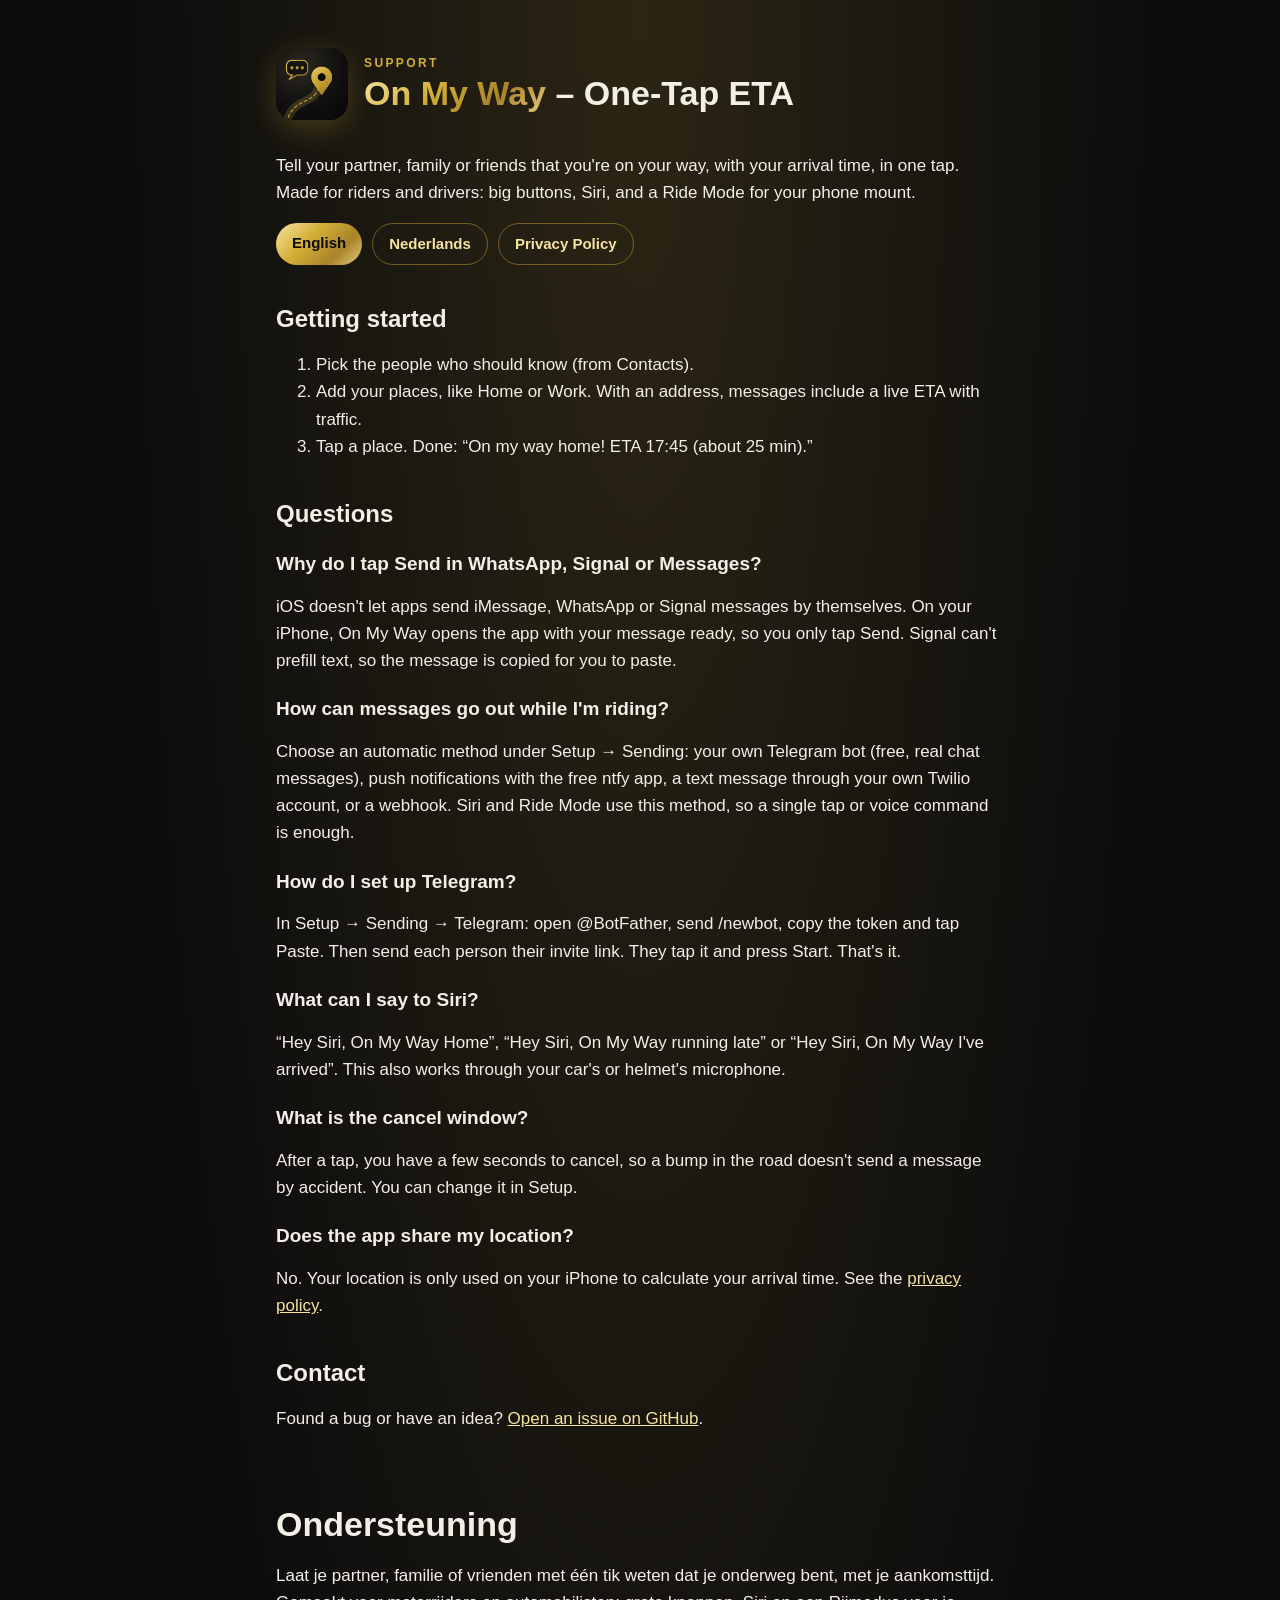
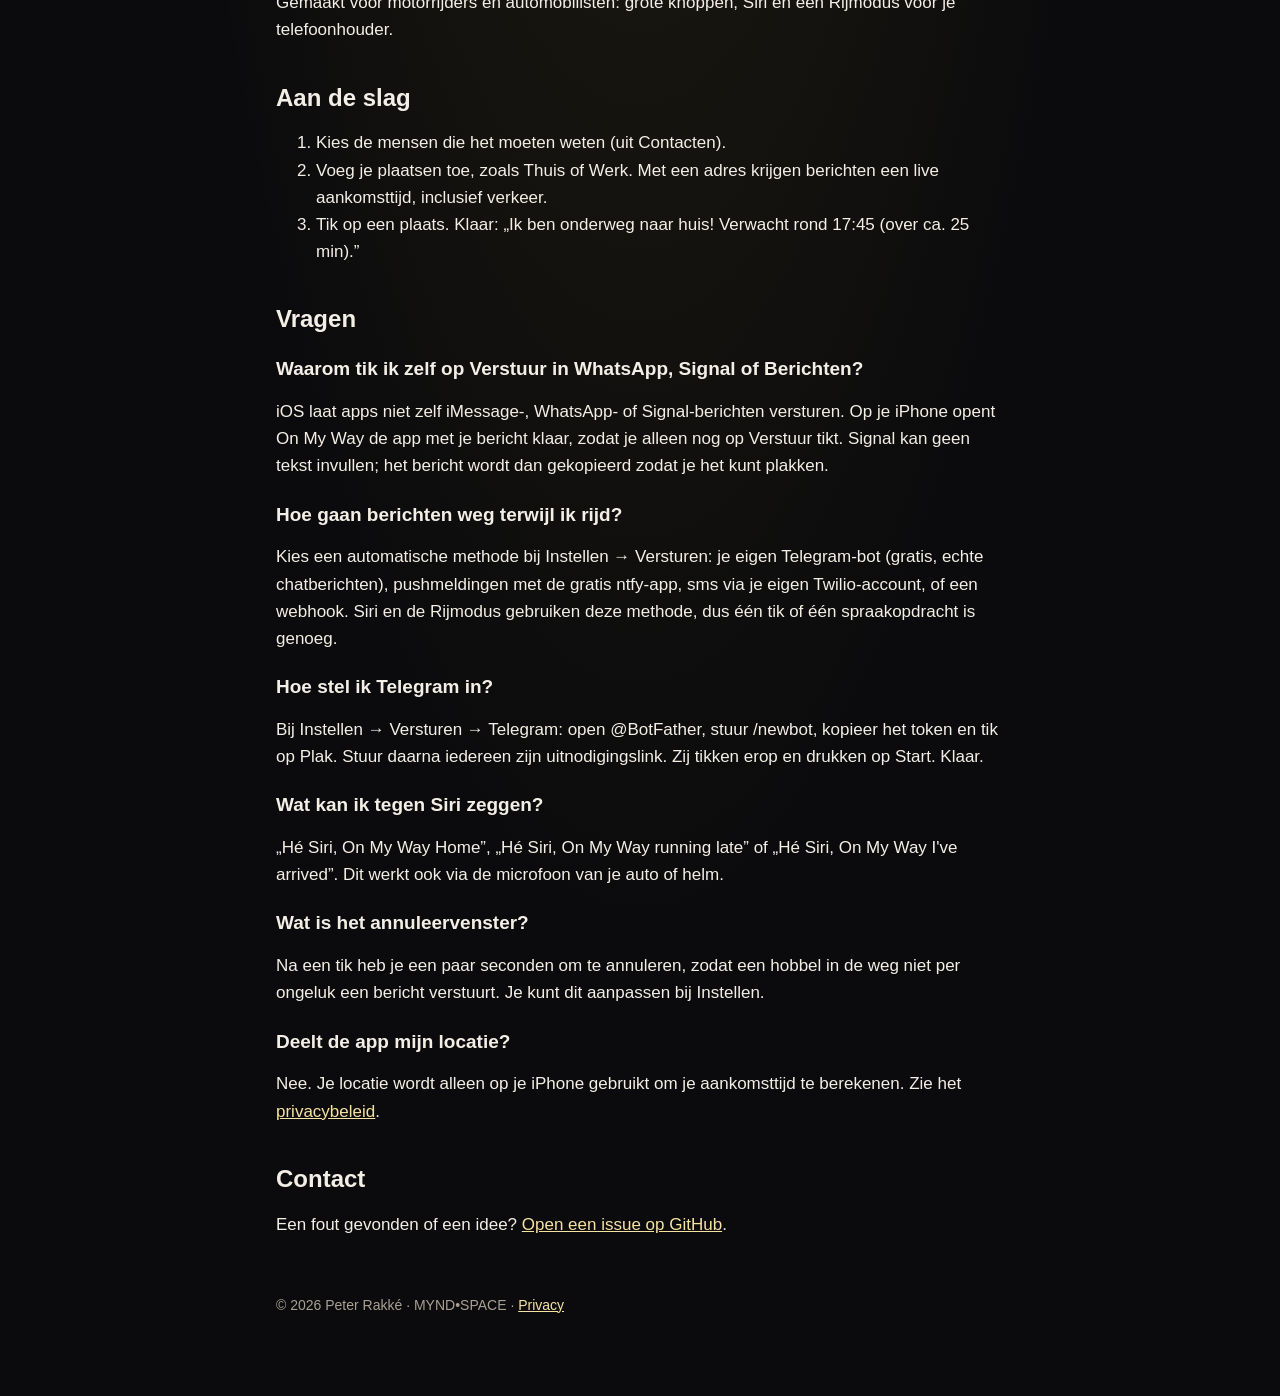
<file: index.html>
<!doctype html>
<html lang="en">
<head>
  <meta charset="utf-8">
  <meta name="viewport" content="width=device-width, initial-scale=1">
  <title>On My Way – One-Tap ETA</title>
  <meta name="description" content="Support for On My Way – One-Tap ETA: tell your people you're on your way, with your ETA, in one tap.">
  <link rel="stylesheet" href="style.css">
</head>
<body>
<main>
  <header>
    <img src="icon.png" alt="On My Way icon">
    <div>
      <p class="eyebrow">Support</p>
      <h1><span class="gold">On My Way</span> – One-Tap ETA</h1>
    </div>
  </header>

  <p>Tell your partner, family or friends that you're on your way, with your arrival time, in one tap. Made for riders and drivers: big buttons, Siri, and a Ride Mode for your phone mount.</p>

  <div class="pills">
    <a class="pill primary" href="#en">English</a>
    <a class="pill" href="#nl">Nederlands</a>
    <a class="pill" href="privacy.html">Privacy Policy</a>
  </div>

  <section id="en">
    <h2>Getting started</h2>
    <ol>
      <li>Pick the people who should know (from Contacts).</li>
      <li>Add your places, like Home or Work. With an address, messages include a live ETA with traffic.</li>
      <li>Tap a place. Done: “On my way home! ETA 17:45 (about 25 min).”</li>
    </ol>

    <h2>Questions</h2>
    <h3>Why do I tap Send in WhatsApp, Signal or Messages?</h3>
    <p>iOS doesn't let apps send iMessage, WhatsApp or Signal messages by themselves. On your iPhone, On My Way opens the app with your message ready, so you only tap Send. Signal can't prefill text, so the message is copied for you to paste.</p>

    <h3>How can messages go out while I'm riding?</h3>
    <p>Choose an automatic method under Setup → Sending: your own Telegram bot (free, real chat messages), push notifications with the free ntfy app, a text message through your own Twilio account, or a webhook. Siri and Ride Mode use this method, so a single tap or voice command is enough.</p>

    <h3>How do I set up Telegram?</h3>
    <p>In Setup → Sending → Telegram: open @BotFather, send /newbot, copy the token and tap Paste. Then send each person their invite link. They tap it and press Start. That's it.</p>

    <h3>What can I say to Siri?</h3>
    <p>“Hey Siri, On My Way Home”, “Hey Siri, On My Way running late” or “Hey Siri, On My Way I've arrived”. This also works through your car's or helmet's microphone.</p>

    <h3>What is the cancel window?</h3>
    <p>After a tap, you have a few seconds to cancel, so a bump in the road doesn't send a message by accident. You can change it in Setup.</p>

    <h3>Does the app share my location?</h3>
    <p>No. Your location is only used on your iPhone to calculate your arrival time. See the <a href="privacy.html">privacy policy</a>.</p>

    <h2>Contact</h2>
    <p>Found a bug or have an idea? <a href="https://github.com/MyndSpaceAI/OnMyWay-legal/issues">Open an issue on GitHub</a>.</p>
  </section>

  <section id="nl">
    <h1 style="margin-top:72px">Ondersteuning</h1>
    <p>Laat je partner, familie of vrienden met één tik weten dat je onderweg bent, met je aankomsttijd. Gemaakt voor motorrijders en automobilisten: grote knoppen, Siri en een Rijmodus voor je telefoonhouder.</p>

    <h2>Aan de slag</h2>
    <ol>
      <li>Kies de mensen die het moeten weten (uit Contacten).</li>
      <li>Voeg je plaatsen toe, zoals Thuis of Werk. Met een adres krijgen berichten een live aankomsttijd, inclusief verkeer.</li>
      <li>Tik op een plaats. Klaar: „Ik ben onderweg naar huis! Verwacht rond 17:45 (over ca. 25 min).”</li>
    </ol>

    <h2>Vragen</h2>
    <h3>Waarom tik ik zelf op Verstuur in WhatsApp, Signal of Berichten?</h3>
    <p>iOS laat apps niet zelf iMessage-, WhatsApp- of Signal-berichten versturen. Op je iPhone opent On My Way de app met je bericht klaar, zodat je alleen nog op Verstuur tikt. Signal kan geen tekst invullen; het bericht wordt dan gekopieerd zodat je het kunt plakken.</p>

    <h3>Hoe gaan berichten weg terwijl ik rijd?</h3>
    <p>Kies een automatische methode bij Instellen → Versturen: je eigen Telegram-bot (gratis, echte chatberichten), pushmeldingen met de gratis ntfy-app, sms via je eigen Twilio-account, of een webhook. Siri en de Rijmodus gebruiken deze methode, dus één tik of één spraakopdracht is genoeg.</p>

    <h3>Hoe stel ik Telegram in?</h3>
    <p>Bij Instellen → Versturen → Telegram: open @BotFather, stuur /newbot, kopieer het token en tik op Plak. Stuur daarna iedereen zijn uitnodigingslink. Zij tikken erop en drukken op Start. Klaar.</p>

    <h3>Wat kan ik tegen Siri zeggen?</h3>
    <p>„Hé Siri, On My Way Home”, „Hé Siri, On My Way running late” of „Hé Siri, On My Way I've arrived”. Dit werkt ook via de microfoon van je auto of helm.</p>

    <h3>Wat is het annuleervenster?</h3>
    <p>Na een tik heb je een paar seconden om te annuleren, zodat een hobbel in de weg niet per ongeluk een bericht verstuurt. Je kunt dit aanpassen bij Instellen.</p>

    <h3>Deelt de app mijn locatie?</h3>
    <p>Nee. Je locatie wordt alleen op je iPhone gebruikt om je aankomsttijd te berekenen. Zie het <a href="privacy.html#nl">privacybeleid</a>.</p>

    <h2>Contact</h2>
    <p>Een fout gevonden of een idee? <a href="https://github.com/MyndSpaceAI/OnMyWay-legal/issues">Open een issue op GitHub</a>.</p>
  </section>

  <footer>© 2026 Peter Rakké · MYND•SPACE · <a href="privacy.html">Privacy</a></footer>
</main>
</body>
</html>
</file>
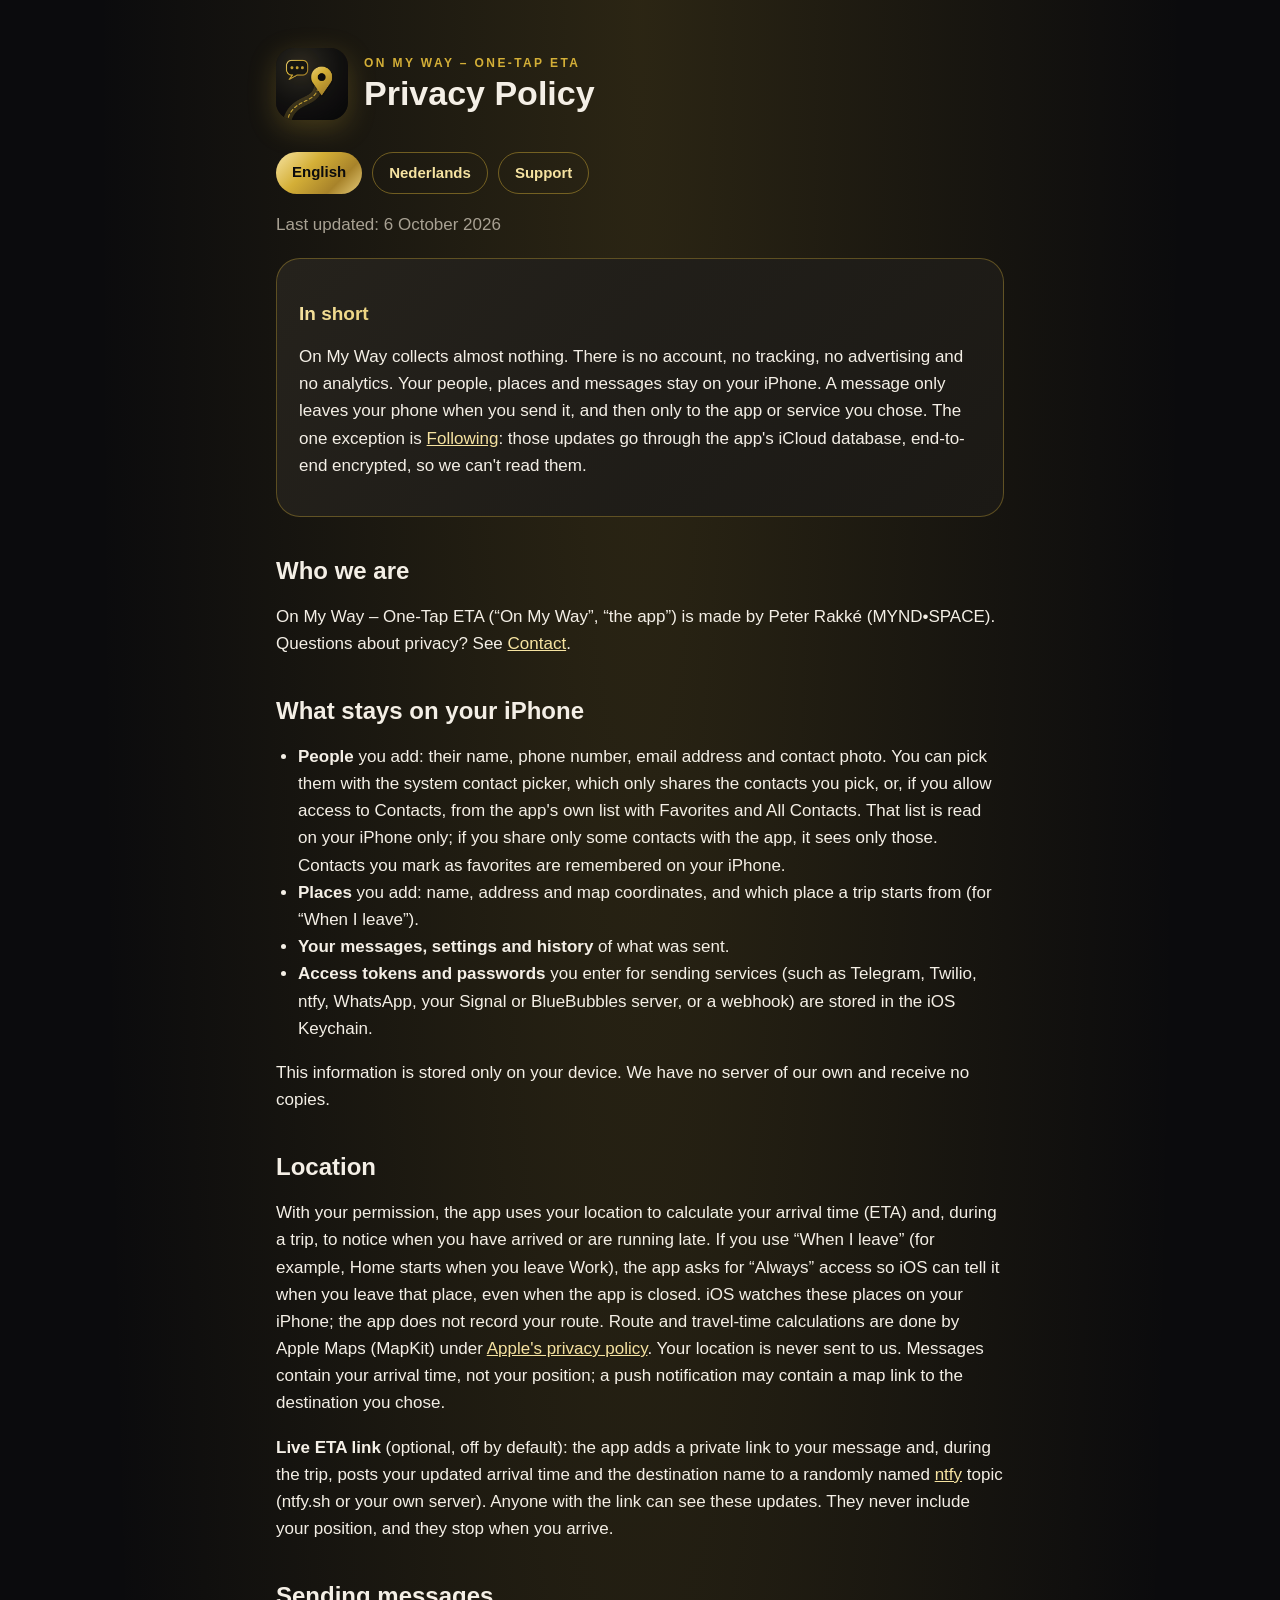
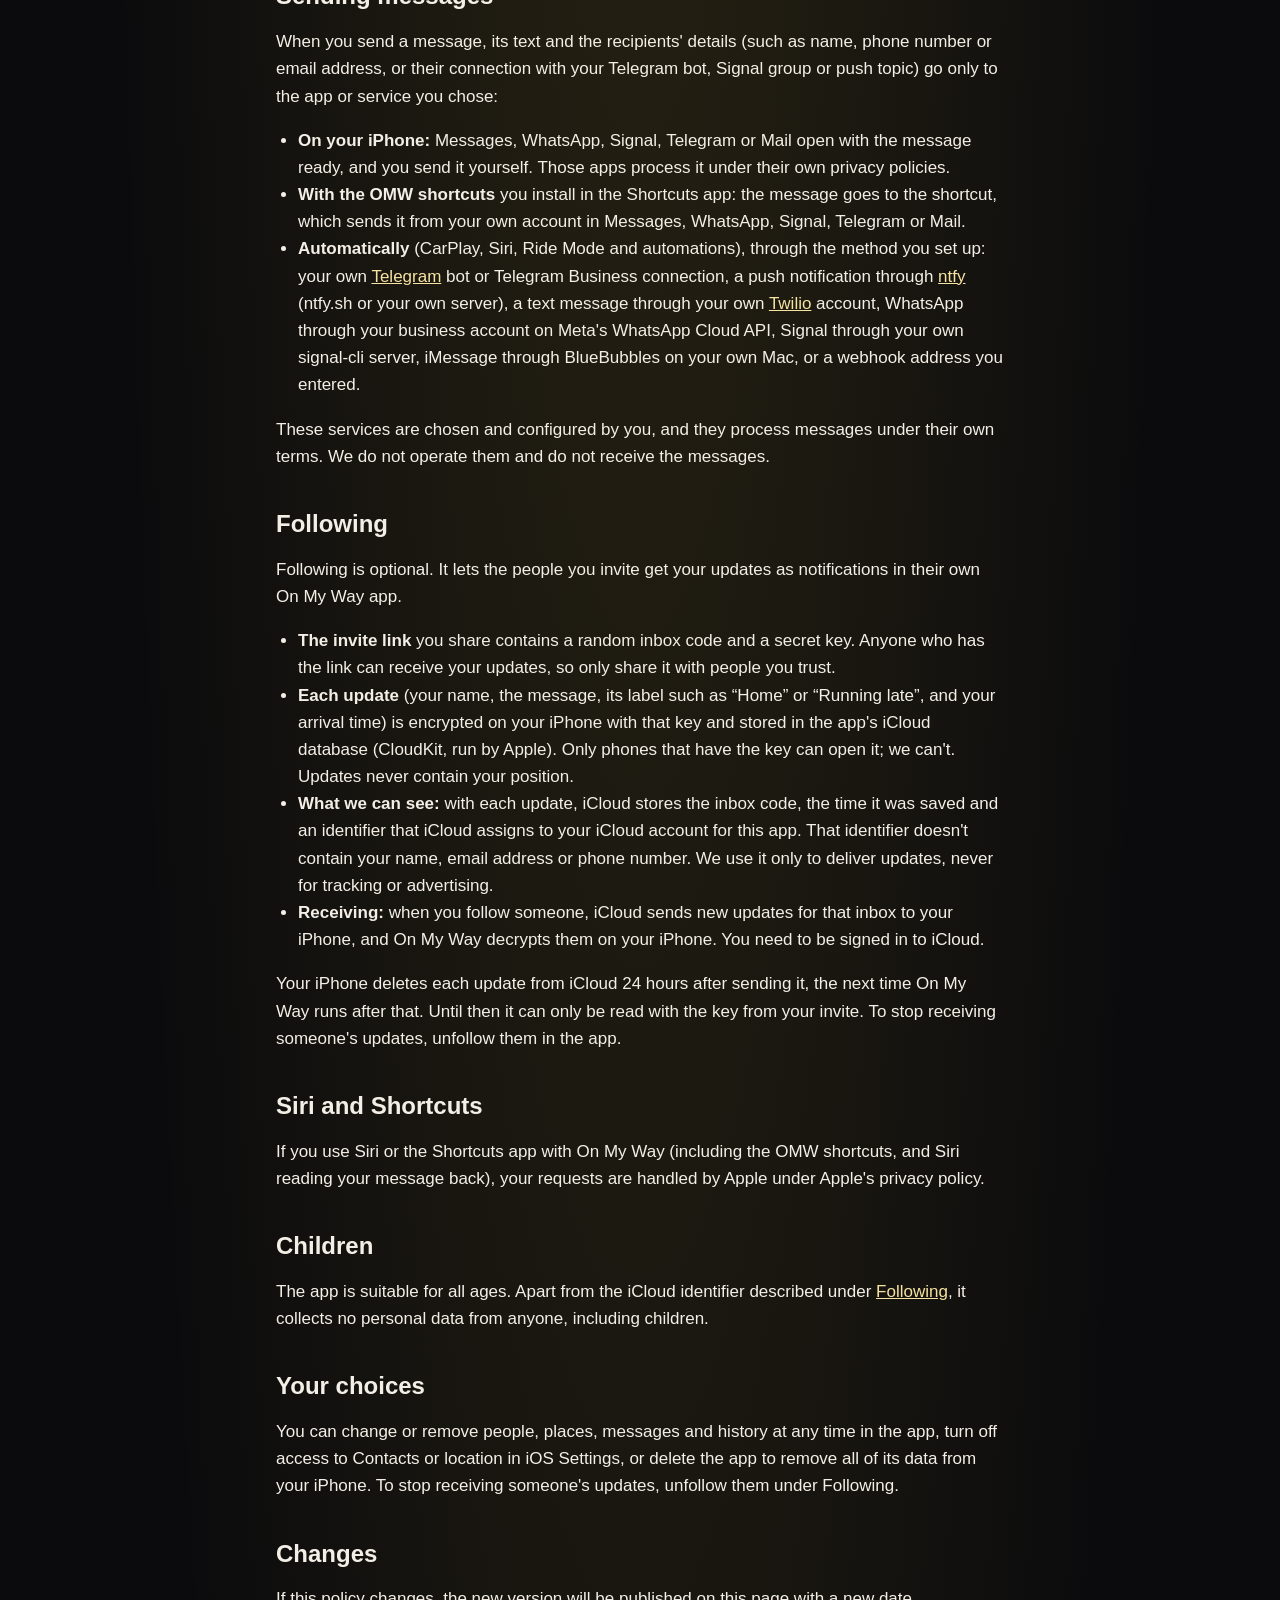
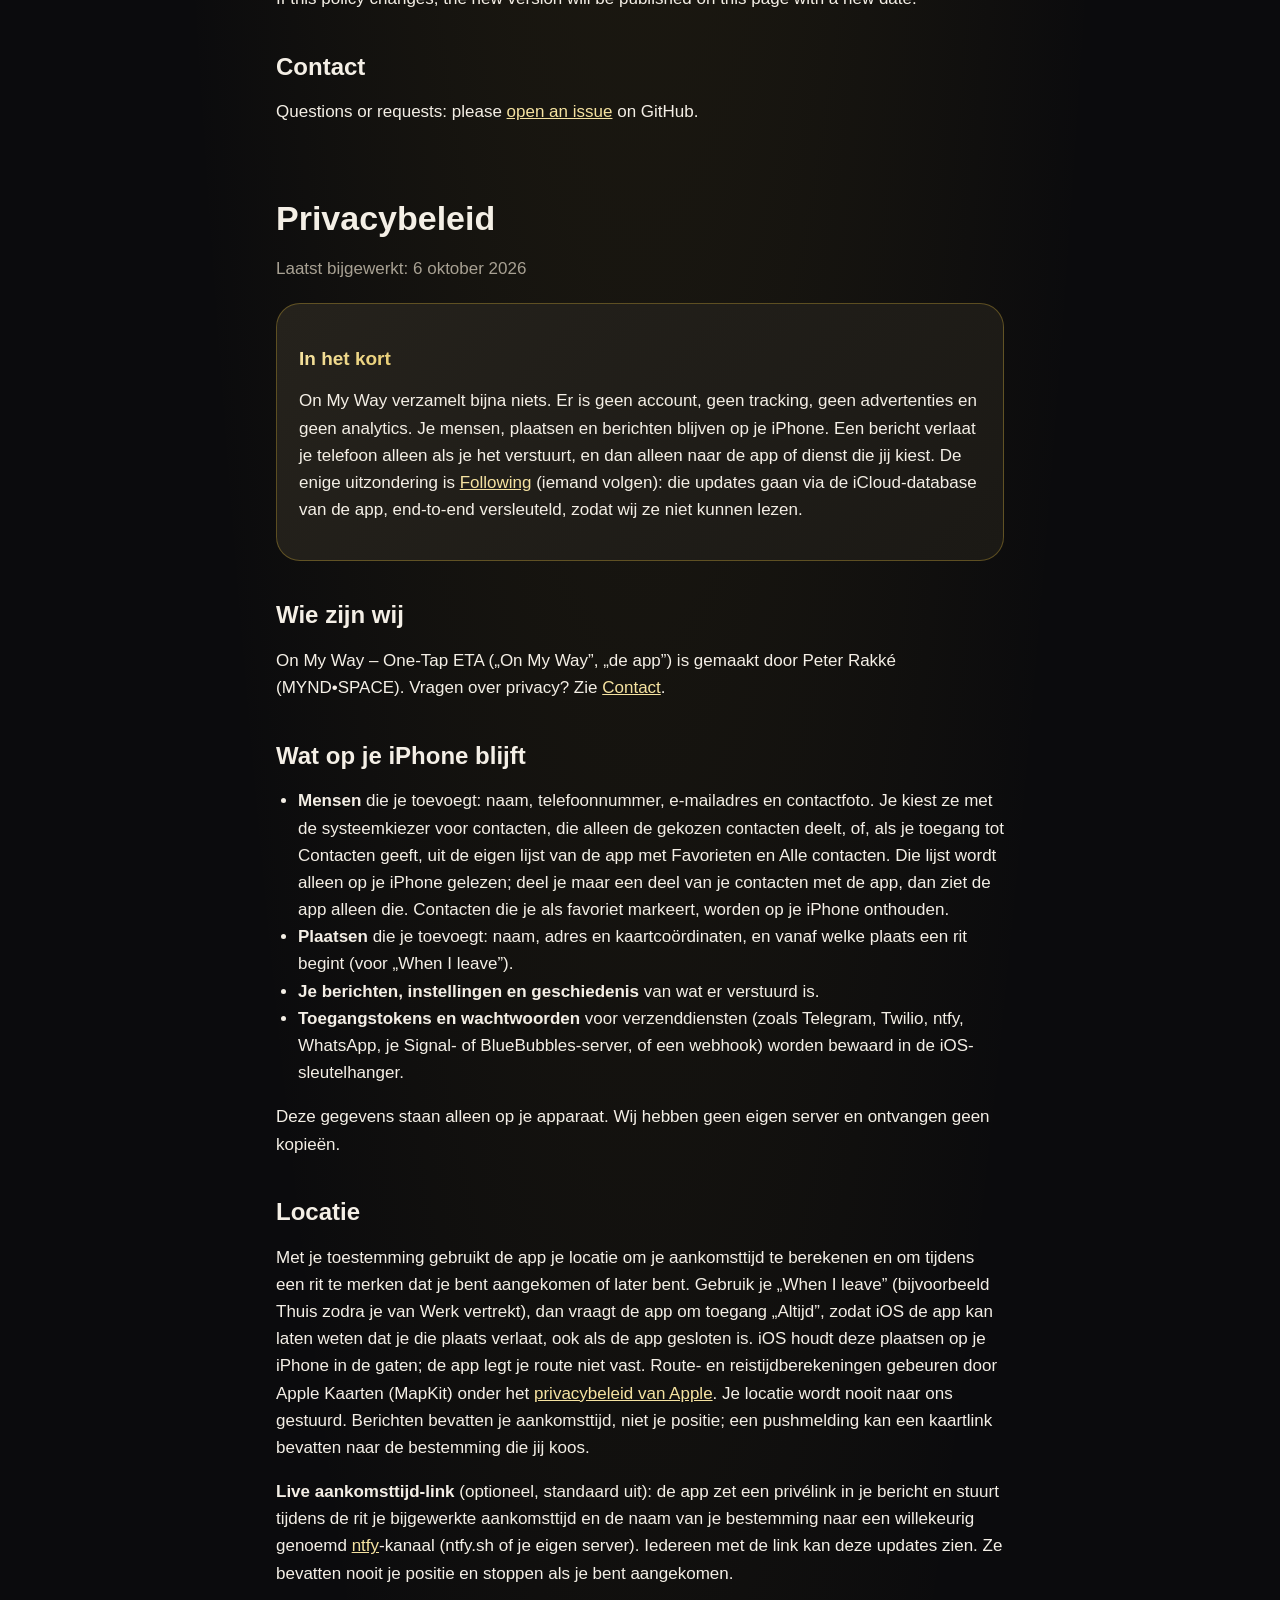
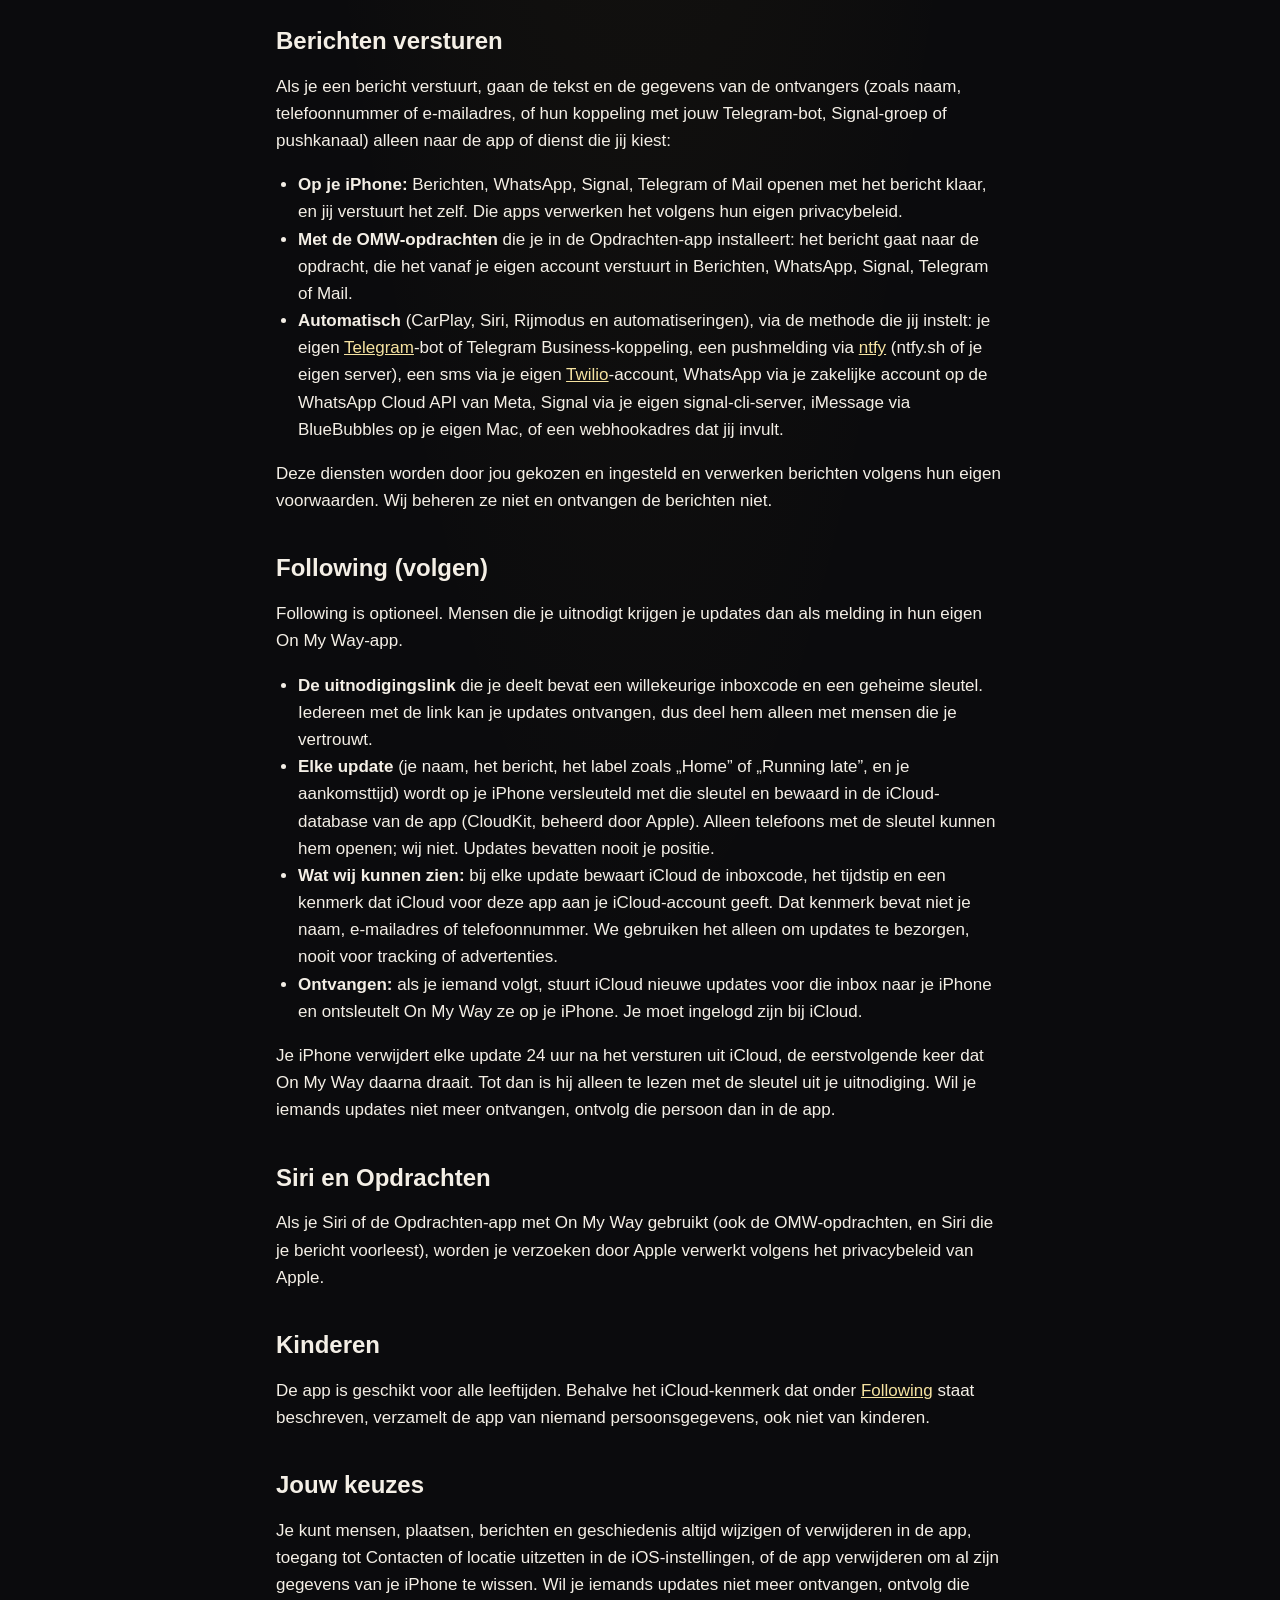
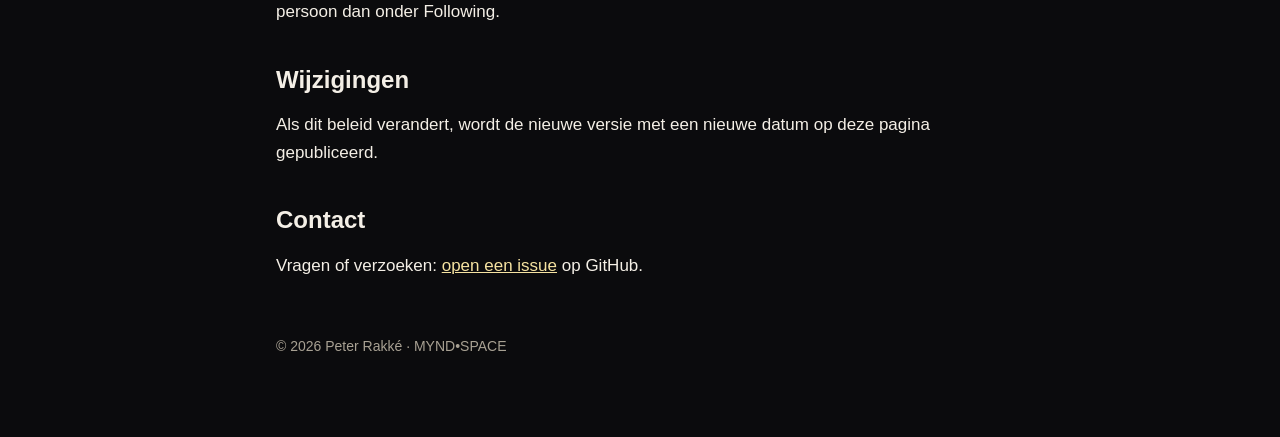
<file: privacy.html>
<!doctype html>
<html lang="en">
<head>
  <meta charset="utf-8">
  <meta name="viewport" content="width=device-width, initial-scale=1">
  <title>Privacy Policy · On My Way</title>
  <meta name="description" content="Privacy policy for On My Way – One-Tap ETA.">
  <link rel="stylesheet" href="style.css">
</head>
<body>
<main>
  <header>
    <img src="icon.png" alt="On My Way icon">
    <div>
      <p class="eyebrow">On My Way – One-Tap ETA</p>
      <h1>Privacy Policy</h1>
    </div>
  </header>

  <div class="pills">
    <a class="pill primary" href="#en">English</a>
    <a class="pill" href="#nl">Nederlands</a>
    <a class="pill" href="index.html">Support</a>
  </div>

  <section id="en">
    <p class="muted">Last updated: 6 October 2026</p>

    <div class="card">
      <h3 class="gold">In short</h3>
      <p>On My Way collects almost nothing. There is no account, no tracking, no advertising and no analytics. Your people, places and messages stay on your iPhone. A message only leaves your phone when you send it, and then only to the app or service you chose. The one exception is <a href="#following">Following</a>: those updates go through the app's iCloud database, end-to-end encrypted, so we can't read them.</p>
    </div>

    <h2>Who we are</h2>
    <p>On My Way – One-Tap ETA (“On My Way”, “the app”) is made by Peter Rakké (MYND•SPACE). Questions about privacy? See <a href="#contact">Contact</a>.</p>

    <h2>What stays on your iPhone</h2>
    <ul>
      <li><strong>People</strong> you add: their name, phone number, email address and contact photo. You can pick them with the system contact picker, which only shares the contacts you pick, or, if you allow access to Contacts, from the app's own list with Favorites and All Contacts. That list is read on your iPhone only; if you share only some contacts with the app, it sees only those. Contacts you mark as favorites are remembered on your iPhone.</li>
      <li><strong>Places</strong> you add: name, address and map coordinates, and which place a trip starts from (for “When I leave”).</li>
      <li><strong>Your messages, settings and history</strong> of what was sent.</li>
      <li><strong>Access tokens and passwords</strong> you enter for sending services (such as Telegram, Twilio, ntfy, WhatsApp, your Signal or BlueBubbles server, or a webhook) are stored in the iOS Keychain.</li>
    </ul>
    <p>This information is stored only on your device. We have no server of our own and receive no copies.</p>

    <h2>Location</h2>
    <p>With your permission, the app uses your location to calculate your arrival time (ETA) and, during a trip, to notice when you have arrived or are running late. If you use “When I leave” (for example, Home starts when you leave Work), the app asks for “Always” access so iOS can tell it when you leave that place, even when the app is closed. iOS watches these places on your iPhone; the app does not record your route. Route and travel-time calculations are done by Apple Maps (MapKit) under <a href="https://www.apple.com/legal/privacy/">Apple's privacy policy</a>. Your location is never sent to us. Messages contain your arrival time, not your position; a push notification may contain a map link to the destination you chose.</p>
    <p><strong>Live ETA link</strong> (optional, off by default): the app adds a private link to your message and, during the trip, posts your updated arrival time and the destination name to a randomly named <a href="https://ntfy.sh/docs/privacy/">ntfy</a> topic (ntfy.sh or your own server). Anyone with the link can see these updates. They never include your position, and they stop when you arrive.</p>

    <h2>Sending messages</h2>
    <p>When you send a message, its text and the recipients' details (such as name, phone number or email address, or their connection with your Telegram bot, Signal group or push topic) go only to the app or service you chose:</p>
    <ul>
      <li><strong>On your iPhone:</strong> Messages, WhatsApp, Signal, Telegram or Mail open with the message ready, and you send it yourself. Those apps process it under their own privacy policies.</li>
      <li><strong>With the OMW shortcuts</strong> you install in the Shortcuts app: the message goes to the shortcut, which sends it from your own account in Messages, WhatsApp, Signal, Telegram or Mail.</li>
      <li><strong>Automatically</strong> (CarPlay, Siri, Ride Mode and automations), through the method you set up: your own <a href="https://telegram.org/privacy">Telegram</a> bot or Telegram Business connection, a push notification through <a href="https://ntfy.sh/docs/privacy/">ntfy</a> (ntfy.sh or your own server), a text message through your own <a href="https://www.twilio.com/legal/privacy">Twilio</a> account, WhatsApp through your business account on Meta's WhatsApp Cloud API, Signal through your own signal-cli server, iMessage through BlueBubbles on your own Mac, or a webhook address you entered.</li>
    </ul>
    <p>These services are chosen and configured by you, and they process messages under their own terms. We do not operate them and do not receive the messages.</p>

    <h2 id="following">Following</h2>
    <p>Following is optional. It lets the people you invite get your updates as notifications in their own On My Way app.</p>
    <ul>
      <li><strong>The invite link</strong> you share contains a random inbox code and a secret key. Anyone who has the link can receive your updates, so only share it with people you trust.</li>
      <li><strong>Each update</strong> (your name, the message, its label such as “Home” or “Running late”, and your arrival time) is encrypted on your iPhone with that key and stored in the app's iCloud database (CloudKit, run by Apple). Only phones that have the key can open it; we can't. Updates never contain your position.</li>
      <li><strong>What we can see:</strong> with each update, iCloud stores the inbox code, the time it was saved and an identifier that iCloud assigns to your iCloud account for this app. That identifier doesn't contain your name, email address or phone number. We use it only to deliver updates, never for tracking or advertising.</li>
      <li><strong>Receiving:</strong> when you follow someone, iCloud sends new updates for that inbox to your iPhone, and On My Way decrypts them on your iPhone. You need to be signed in to iCloud.</li>
    </ul>
    <p>Your iPhone deletes each update from iCloud 24 hours after sending it, the next time On My Way runs after that. Until then it can only be read with the key from your invite. To stop receiving someone's updates, unfollow them in the app.</p>

    <h2>Siri and Shortcuts</h2>
    <p>If you use Siri or the Shortcuts app with On My Way (including the OMW shortcuts, and Siri reading your message back), your requests are handled by Apple under Apple's privacy policy.</p>

    <h2>Children</h2>
    <p>The app is suitable for all ages. Apart from the iCloud identifier described under <a href="#following">Following</a>, it collects no personal data from anyone, including children.</p>

    <h2>Your choices</h2>
    <p>You can change or remove people, places, messages and history at any time in the app, turn off access to Contacts or location in iOS Settings, or delete the app to remove all of its data from your iPhone. To stop receiving someone's updates, unfollow them under Following.</p>

    <h2>Changes</h2>
    <p>If this policy changes, the new version will be published on this page with a new date.</p>

    <h2 id="contact">Contact</h2>
    <p>Questions or requests: please <a href="https://github.com/MyndSpaceAI/OnMyWay-legal/issues">open an issue</a> on GitHub.</p>
  </section>

  <section id="nl">
    <h1 style="margin-top:72px">Privacybeleid</h1>
    <p class="muted">Laatst bijgewerkt: 6 oktober 2026</p>

    <div class="card">
      <h3 class="gold">In het kort</h3>
      <p>On My Way verzamelt bijna niets. Er is geen account, geen tracking, geen advertenties en geen analytics. Je mensen, plaatsen en berichten blijven op je iPhone. Een bericht verlaat je telefoon alleen als je het verstuurt, en dan alleen naar de app of dienst die jij kiest. De enige uitzondering is <a href="#following-nl">Following</a> (iemand volgen): die updates gaan via de iCloud-database van de app, end-to-end versleuteld, zodat wij ze niet kunnen lezen.</p>
    </div>

    <h2>Wie zijn wij</h2>
    <p>On My Way – One-Tap ETA („On My Way”, „de app”) is gemaakt door Peter Rakké (MYND•SPACE). Vragen over privacy? Zie <a href="#contact-nl">Contact</a>.</p>

    <h2>Wat op je iPhone blijft</h2>
    <ul>
      <li><strong>Mensen</strong> die je toevoegt: naam, telefoonnummer, e-mailadres en contactfoto. Je kiest ze met de systeemkiezer voor contacten, die alleen de gekozen contacten deelt, of, als je toegang tot Contacten geeft, uit de eigen lijst van de app met Favorieten en Alle contacten. Die lijst wordt alleen op je iPhone gelezen; deel je maar een deel van je contacten met de app, dan ziet de app alleen die. Contacten die je als favoriet markeert, worden op je iPhone onthouden.</li>
      <li><strong>Plaatsen</strong> die je toevoegt: naam, adres en kaartcoördinaten, en vanaf welke plaats een rit begint (voor „When I leave”).</li>
      <li><strong>Je berichten, instellingen en geschiedenis</strong> van wat er verstuurd is.</li>
      <li><strong>Toegangstokens en wachtwoorden</strong> voor verzenddiensten (zoals Telegram, Twilio, ntfy, WhatsApp, je Signal- of BlueBubbles-server, of een webhook) worden bewaard in de iOS-sleutelhanger.</li>
    </ul>
    <p>Deze gegevens staan alleen op je apparaat. Wij hebben geen eigen server en ontvangen geen kopieën.</p>

    <h2>Locatie</h2>
    <p>Met je toestemming gebruikt de app je locatie om je aankomsttijd te berekenen en om tijdens een rit te merken dat je bent aangekomen of later bent. Gebruik je „When I leave” (bijvoorbeeld Thuis zodra je van Werk vertrekt), dan vraagt de app om toegang „Altijd”, zodat iOS de app kan laten weten dat je die plaats verlaat, ook als de app gesloten is. iOS houdt deze plaatsen op je iPhone in de gaten; de app legt je route niet vast. Route- en reistijdberekeningen gebeuren door Apple Kaarten (MapKit) onder het <a href="https://www.apple.com/nl/legal/privacy/">privacybeleid van Apple</a>. Je locatie wordt nooit naar ons gestuurd. Berichten bevatten je aankomsttijd, niet je positie; een pushmelding kan een kaartlink bevatten naar de bestemming die jij koos.</p>
    <p><strong>Live aankomsttijd-link</strong> (optioneel, standaard uit): de app zet een privélink in je bericht en stuurt tijdens de rit je bijgewerkte aankomsttijd en de naam van je bestemming naar een willekeurig genoemd <a href="https://ntfy.sh/docs/privacy/">ntfy</a>-kanaal (ntfy.sh of je eigen server). Iedereen met de link kan deze updates zien. Ze bevatten nooit je positie en stoppen als je bent aangekomen.</p>

    <h2>Berichten versturen</h2>
    <p>Als je een bericht verstuurt, gaan de tekst en de gegevens van de ontvangers (zoals naam, telefoonnummer of e-mailadres, of hun koppeling met jouw Telegram-bot, Signal-groep of pushkanaal) alleen naar de app of dienst die jij kiest:</p>
    <ul>
      <li><strong>Op je iPhone:</strong> Berichten, WhatsApp, Signal, Telegram of Mail openen met het bericht klaar, en jij verstuurt het zelf. Die apps verwerken het volgens hun eigen privacybeleid.</li>
      <li><strong>Met de OMW-opdrachten</strong> die je in de Opdrachten-app installeert: het bericht gaat naar de opdracht, die het vanaf je eigen account verstuurt in Berichten, WhatsApp, Signal, Telegram of Mail.</li>
      <li><strong>Automatisch</strong> (CarPlay, Siri, Rijmodus en automatiseringen), via de methode die jij instelt: je eigen <a href="https://telegram.org/privacy">Telegram</a>-bot of Telegram Business-koppeling, een pushmelding via <a href="https://ntfy.sh/docs/privacy/">ntfy</a> (ntfy.sh of je eigen server), een sms via je eigen <a href="https://www.twilio.com/legal/privacy">Twilio</a>-account, WhatsApp via je zakelijke account op de WhatsApp Cloud API van Meta, Signal via je eigen signal-cli-server, iMessage via BlueBubbles op je eigen Mac, of een webhookadres dat jij invult.</li>
    </ul>
    <p>Deze diensten worden door jou gekozen en ingesteld en verwerken berichten volgens hun eigen voorwaarden. Wij beheren ze niet en ontvangen de berichten niet.</p>

    <h2 id="following-nl">Following (volgen)</h2>
    <p>Following is optioneel. Mensen die je uitnodigt krijgen je updates dan als melding in hun eigen On My Way-app.</p>
    <ul>
      <li><strong>De uitnodigingslink</strong> die je deelt bevat een willekeurige inboxcode en een geheime sleutel. Iedereen met de link kan je updates ontvangen, dus deel hem alleen met mensen die je vertrouwt.</li>
      <li><strong>Elke update</strong> (je naam, het bericht, het label zoals „Home” of „Running late”, en je aankomsttijd) wordt op je iPhone versleuteld met die sleutel en bewaard in de iCloud-database van de app (CloudKit, beheerd door Apple). Alleen telefoons met de sleutel kunnen hem openen; wij niet. Updates bevatten nooit je positie.</li>
      <li><strong>Wat wij kunnen zien:</strong> bij elke update bewaart iCloud de inboxcode, het tijdstip en een kenmerk dat iCloud voor deze app aan je iCloud-account geeft. Dat kenmerk bevat niet je naam, e-mailadres of telefoonnummer. We gebruiken het alleen om updates te bezorgen, nooit voor tracking of advertenties.</li>
      <li><strong>Ontvangen:</strong> als je iemand volgt, stuurt iCloud nieuwe updates voor die inbox naar je iPhone en ontsleutelt On My Way ze op je iPhone. Je moet ingelogd zijn bij iCloud.</li>
    </ul>
    <p>Je iPhone verwijdert elke update 24 uur na het versturen uit iCloud, de eerstvolgende keer dat On My Way daarna draait. Tot dan is hij alleen te lezen met de sleutel uit je uitnodiging. Wil je iemands updates niet meer ontvangen, ontvolg die persoon dan in de app.</p>

    <h2>Siri en Opdrachten</h2>
    <p>Als je Siri of de Opdrachten-app met On My Way gebruikt (ook de OMW-opdrachten, en Siri die je bericht voorleest), worden je verzoeken door Apple verwerkt volgens het privacybeleid van Apple.</p>

    <h2>Kinderen</h2>
    <p>De app is geschikt voor alle leeftijden. Behalve het iCloud-kenmerk dat onder <a href="#following-nl">Following</a> staat beschreven, verzamelt de app van niemand persoonsgegevens, ook niet van kinderen.</p>

    <h2>Jouw keuzes</h2>
    <p>Je kunt mensen, plaatsen, berichten en geschiedenis altijd wijzigen of verwijderen in de app, toegang tot Contacten of locatie uitzetten in de iOS-instellingen, of de app verwijderen om al zijn gegevens van je iPhone te wissen. Wil je iemands updates niet meer ontvangen, ontvolg die persoon dan onder Following.</p>

    <h2>Wijzigingen</h2>
    <p>Als dit beleid verandert, wordt de nieuwe versie met een nieuwe datum op deze pagina gepubliceerd.</p>

    <h2 id="contact-nl">Contact</h2>
    <p>Vragen of verzoeken: <a href="https://github.com/MyndSpaceAI/OnMyWay-legal/issues">open een issue</a> op GitHub.</p>
  </section>

  <footer>© 2026 Peter Rakké · MYND•SPACE</footer>
</main>
</body>
</html>
</file>
<file: style.css>
:root {
  --onyx: #0b0b0d;
  --card: #1b1915;
  --raised: #25221c;
  --ivory: #f4efe6;
  --mist: #a8a193;
  --gold: #d4af37;
  --gold-light: #f6e3a1;
  --gold-deep: #a8832a;
  --foil: linear-gradient(135deg, #f6e3a1 0%, #d4af37 38%, #a8832a 72%, #e6cc7a 100%);
}

* { box-sizing: border-box; }

html { -webkit-text-size-adjust: 100%; }

body {
  margin: 0;
  background: radial-gradient(ellipse at top, rgba(212, 175, 55, 0.16), transparent 60%), var(--onyx);
  background-color: var(--onyx);
  color: var(--ivory);
  font: 17px/1.6 -apple-system, BlinkMacSystemFont, "SF Pro Text", "Segoe UI", Roboto, sans-serif;
  min-height: 100vh;
}

main { max-width: 760px; margin: 0 auto; padding: 48px 16px 80px; }

header { display: flex; align-items: center; gap: 16px; margin-bottom: 32px; }

header img { width: 72px; height: 72px; border-radius: 18px; box-shadow: 0 8px 28px rgba(212, 175, 55, 0.25); }

.eyebrow {
  color: var(--gold);
  font-size: 12px;
  font-weight: 700;
  letter-spacing: 0.2em;
  text-transform: uppercase;
  margin: 0;
}

h1, h2, h3 {
  font-family: ui-rounded, "SF Pro Rounded", -apple-system, sans-serif;
  font-weight: 800;
  line-height: 1.2;
  margin: 0;
}

h1 { font-size: 34px; }

h2 { font-size: 24px; margin-top: 40px; margin-bottom: 8px; }

h3 { font-size: 19px; margin-top: 24px; margin-bottom: 4px; }

.gold { background: var(--foil); -webkit-background-clip: text; background-clip: text; color: transparent; }

p, li { color: var(--ivory); }

.muted { color: var(--mist); }

a { color: var(--gold-light); }

.card {
  background: linear-gradient(135deg, var(--raised), var(--card));
  border: 1px solid rgba(212, 175, 55, 0.35);
  border-radius: 24px;
  padding: 20px 22px;
  margin: 20px 0;
}

.pills { display: flex; flex-wrap: wrap; gap: 10px; margin: 16px 0 8px; }

.pill {
  display: inline-block;
  padding: 8px 16px;
  border-radius: 999px;
  border: 1px solid rgba(212, 175, 55, 0.45);
  color: var(--gold-light);
  text-decoration: none;
  font-weight: 600;
  font-size: 15px;
}

.pill.primary { background: var(--foil); color: var(--onyx); border: none; }

footer { margin-top: 56px; color: var(--mist); font-size: 14px; }

ul { padding-left: 22px; }
</file>
